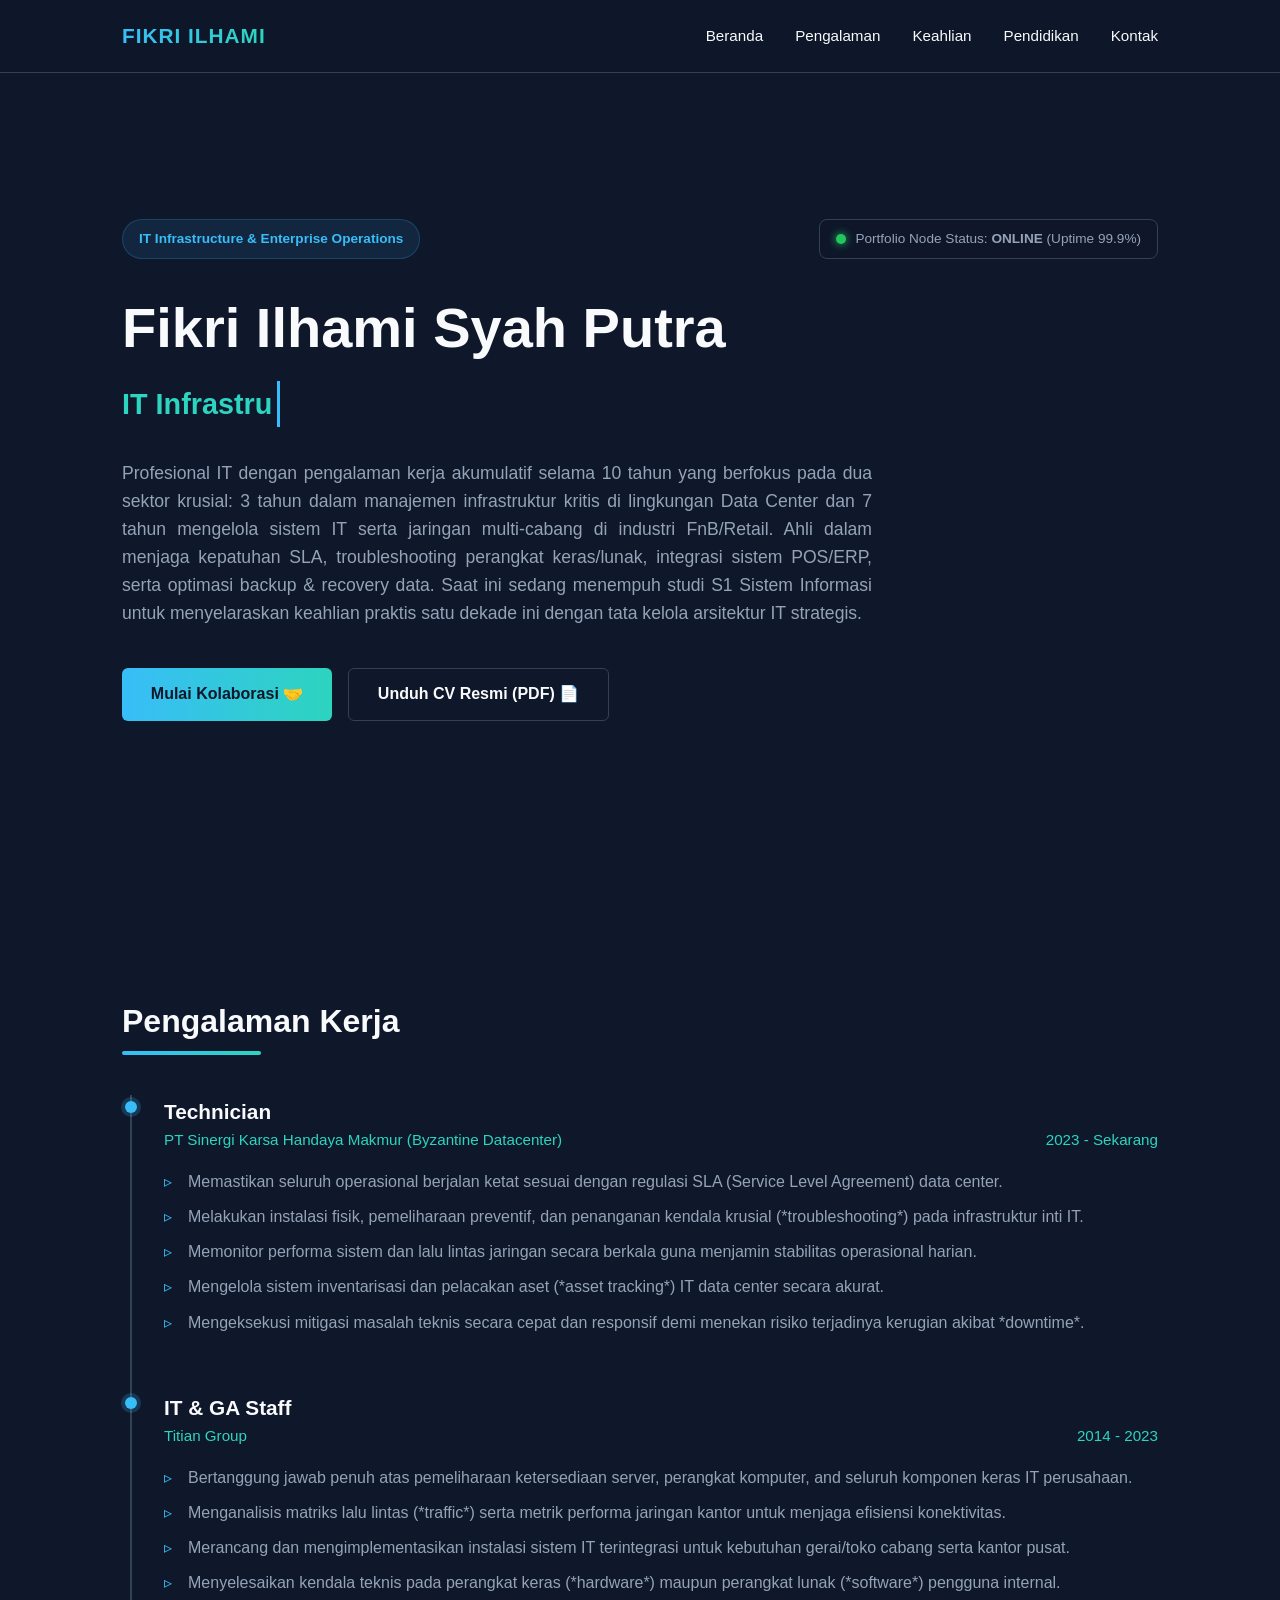
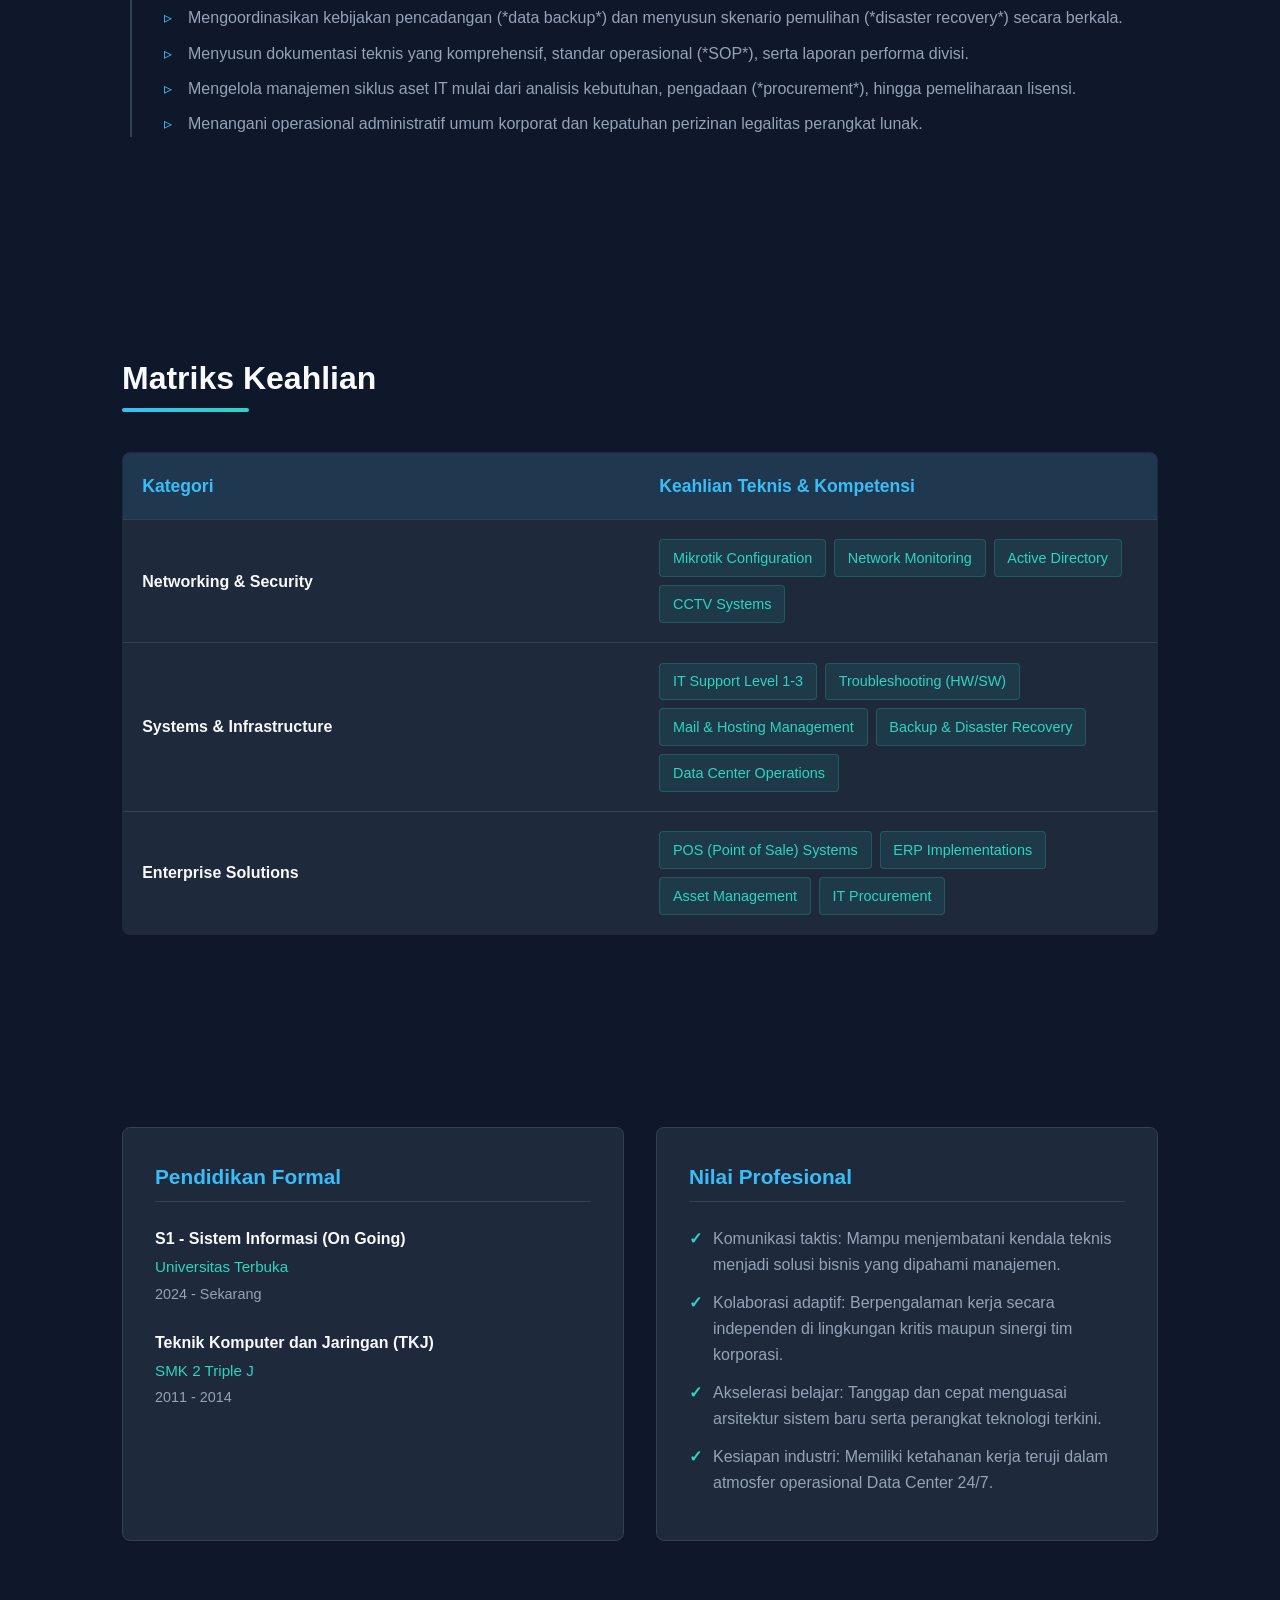
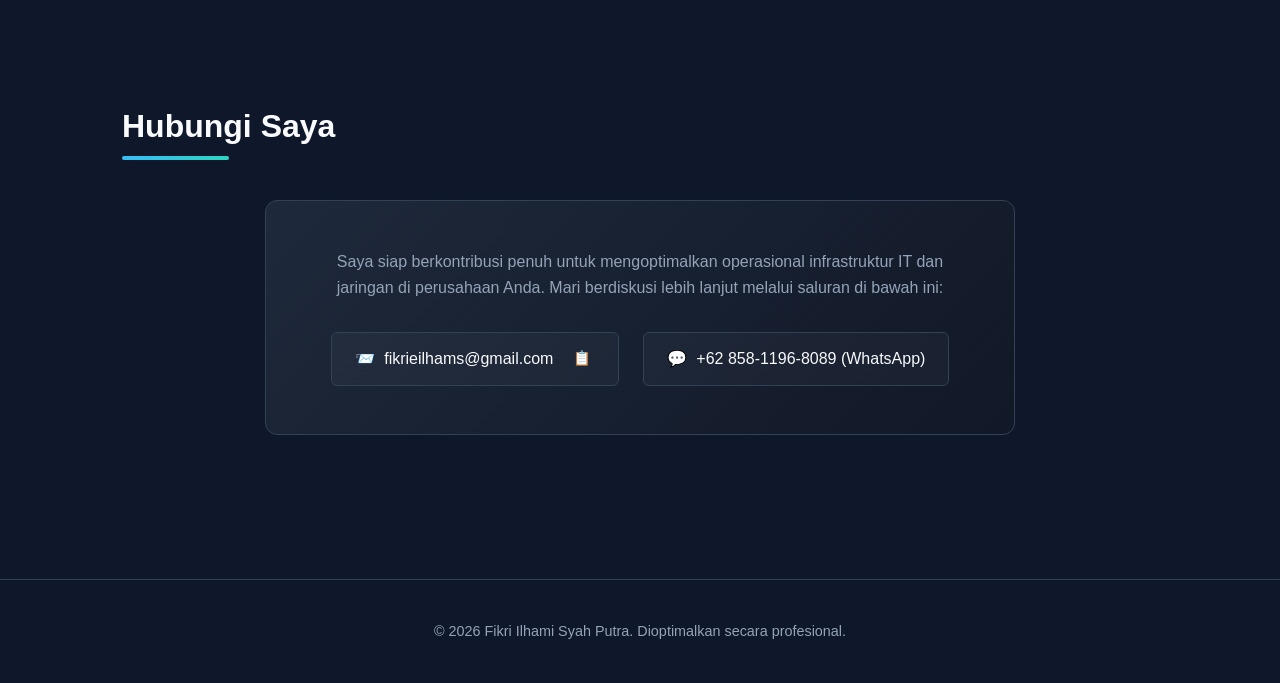
<file: index.html>
<!DOCTYPE html>
<html lang="id">
<head>
    <meta charset="UTF-8">
    <meta name="viewport" content="width=device-width, initial-scale=1.0">
    <title>Portofolio Profesional | Fikri Ilhami Syah Putra</title>
    <link rel="stylesheet" href="css/style.css">
</head>
<body>

    <nav>
        <div class="nav-container">
            <div class="logo">FIKRI ILHAMI</div>
            <ul class="nav-links">
                <li><a href="#home">Beranda</a></li>
                <li><a href="#experience">Pengalaman</a></li>
                <li><a href="#skills">Keahlian</a></li>
                <li><a href="#education">Pendidikan</a></li>
                <li><a href="#contact">Kontak</a></li>
            </ul>
        </div>
    </nav>

    <section id="home">
        <div class="hero-header-container">
            <div class="hero-badge">IT Infrastructure & Enterprise Operations</div>
            <div class="server-status-card">
                <span class="status-dot"></span>
                <span>Portfolio Node Status: <strong>ONLINE</strong> (Uptime 99.9%)</span>
            </div>
        </div>
        <h1>Fikri Ilhami Syah Putra</h1>
        
        <div class="typing-container">
            <span class="typed-text" id="roles-text"></span>
        </div>

        <p class="summary">
            Profesional IT dengan pengalaman kerja akumulatif selama 10 tahun yang berfokus pada dua sektor krusial: 3 tahun dalam manajemen infrastruktur kritis di lingkungan Data Center dan 7 tahun mengelola sistem IT serta jaringan multi-cabang di industri FnB/Retail. Ahli dalam menjaga kepatuhan SLA, troubleshooting perangkat keras/lunak, integrasi sistem POS/ERP, serta optimasi backup & recovery data. Saat ini sedang menempuh studi S1 Sistem Informasi untuk menyelaraskan keahlian praktis satu dekade ini dengan tata kelola arsitektur IT strategis.
        </p>
        <div class="cta-buttons">
            <a href="#contact" class="btn btn-primary">Mulai Kolaborasi 🤝</a>
            <a href="Fikri_Ilhami_Syah_Putra_CV.pdf" download="CV_Fikri_Ilhami_Syah_Putra.pdf" class="btn btn-secondary">Unduh CV Resmi (PDF) 📄</a>
        </div>
    </section>

    <section id="experience">
        <h2 class="section-title">Pengalaman Kerja</h2>
        <div class="timeline">
            
            <div class="timeline-item">
                <div class="job-title">Technician</div>
                <div class="company-date">
                    <span>PT Sinergi Karsa Handaya Makmur (Byzantine Datacenter)</span>
                    <span>2023 - Sekarang</span>
                </div>
                <ul class="job-desc">
                    <li>Memastikan seluruh operasional berjalan ketat sesuai dengan regulasi SLA (Service Level Agreement) data center.</li>
                    <li>Melakukan instalasi fisik, pemeliharaan preventif, dan penanganan kendala krusial (*troubleshooting*) pada infrastruktur inti IT.</li>
                    <li>Memonitor performa sistem dan lalu lintas jaringan secara berkala guna menjamin stabilitas operasional harian.</li>
                    <li>Mengelola sistem inventarisasi dan pelacakan aset (*asset tracking*) IT data center secara akurat.</li>
                    <li>Mengeksekusi mitigasi masalah teknis secara cepat dan responsif demi menekan risiko terjadinya kerugian akibat *downtime*.</li>
                </ul>
            </div>

            <div class="timeline-item">
                <div class="job-title">IT & GA Staff</div>
                <div class="company-date">
                    <span>Titian Group</span>
                    <span>2014 - 2023</span>
                </div>
                <ul class="job-desc">
                    <li>Bertanggung jawab penuh atas pemeliharaan ketersediaan server, perangkat komputer, and seluruh komponen keras IT perusahaan.</li>
                    <li>Menganalisis matriks lalu lintas (*traffic*) serta metrik performa jaringan kantor untuk menjaga efisiensi konektivitas.</li>
                    <li>Merancang dan mengimplementasikan instalasi sistem IT terintegrasi untuk kebutuhan gerai/toko cabang serta kantor pusat.</li>
                    <li>Menyelesaikan kendala teknis pada perangkat keras (*hardware*) maupun perangkat lunak (*software*) pengguna internal.</li>
                    <li>Mengoordinasikan kebijakan pencadangan (*data backup*) dan menyusun skenario pemulihan (*disaster recovery*) secara berkala.</li>
                    <li>Menyusun dokumentasi teknis yang komprehensif, standar operasional (*SOP*), serta laporan performa divisi.</li>
                    <li>Mengelola manajemen siklus aset IT mulai dari analisis kebutuhan, pengadaan (*procurement*), hingga pemeliharaan lisensi.</li>
                    <li>Menangani operasional administratif umum korporat dan kepatuhan perizinan legalitas perangkat lunak.</li>
                </ul>
            </div>

        </div>
    </section>

    <section id="skills">
        <h2 class="section-title">Matriks Keahlian</h2>
        <div class="skills-container">
            <table>
                <thead>
                    <tr>
                        <th>Kategori</th>
                        <th>Keahlian Teknis & Kompetensi</th>
                    </tr>
                </thead>
                <tbody>
                    <tr>
                        <td><strong>Networking & Security</strong></td>
                        <td>
                            <div class="skill-tags">
                                <span class="tag">Mikrotik Configuration</span>
                                <span class="tag">Network Monitoring</span>
                                <span class="tag">Active Directory</span>
                                <span class="tag">CCTV Systems</span>
                            </div>
                        </td>
                    </tr>
                    <tr>
                        <td><strong>Systems & Infrastructure</strong></td>
                        <td>
                            <div class="skill-tags">
                                <span class="tag">IT Support Level 1-3</span>
                                <span class="tag">Troubleshooting (HW/SW)</span>
                                <span class="tag">Mail & Hosting Management</span>
                                <span class="tag">Backup & Disaster Recovery</span>
                                <span class="tag">Data Center Operations</span>
                            </div>
                        </td>
                    </tr>
                    <tr>
                        <td><strong>Enterprise Solutions</strong></td>
                        <td>
                            <div class="skill-tags">
                                <span class="tag">POS (Point of Sale) Systems</span>
                                <span class="tag">ERP Implementations</span>
                                <span class="tag">Asset Management</span>
                                <span class="tag">IT Procurement</span>
                            </div>
                        </td>
                    </tr>
                </tbody>
            </table>
        </div>
    </section>

    <section id="education">
        <div class="info-grid">
            
            <div class="info-card">
                <h3>Pendidikan Formal</h3>
                <div class="edu-item">
                    <div class="edu-degree">S1 - Sistem Informasi (On Going)</div>
                    <div class="edu-school">Universitas Terbuka</div>
                    <div class="edu-year">2024 - Sekarang</div>
                </div>
                <div class="edu-item">
                    <div class="edu-degree">Teknik Komputer dan Jaringan (TKJ)</div>
                    <div class="edu-school">SMK 2 Triple J</div>
                    <div class="edu-year">2011 - 2014</div>
                </div>
            </div>

            <div class="info-card">
                <h3>Nilai Profesional</h3>
                <ul class="additional-list">
                    <li>Komunikasi taktis: Mampu menjembatani kendala teknis menjadi solusi bisnis yang dipahami manajemen.</li>
                    <li>Kolaborasi adaptif: Berpengalaman kerja secara independen di lingkungan kritis maupun sinergi tim korporasi.</li>
                    <li>Akselerasi belajar: Tanggap dan cepat menguasai arsitektur sistem baru serta perangkat teknologi terkini.</li>
                    <li>Kesiapan industri: Memiliki ketahanan kerja teruji dalam atmosfer operasional Data Center 24/7.</li>
                </ul>
            </div>

        </div>
    </section>

    <section id="contact">
        <h2 class="section-title">Hubungi Saya</h2>
        <div class="contact-container">
            <p>Saya siap berkontribusi penuh untuk mengoptimalkan operasional infrastruktur IT dan jaringan di perusahaan Anda. Mari berdiskusi lebih lanjut melalui saluran di bawah ini:</p>
            <div class="contact-details">
                <div class="contact-item" id="email-card">
                    <div class="tooltip-alert" id="copy-tooltip">Tersalin! 📋</div>
                    <a href="mailto:fikrieilhams@gmail.com" style="display: flex; align-items: center; gap: 0.6rem; width: 100%;">
                        <span>📨</span> <span id="email-text">fikrieilhams@gmail.com</span>
                    </a>
                    <button class="copy-btn" onclick="copyEmailToClipboard(event)" title="Salin Email">📋</button>
                </div>
                <a href="https://wa.me/6285811968089" target="_blank" class="contact-item">
                    <span>💬</span> +62 858-1196-8089 (WhatsApp)
                </a>
            </div>
        </div>
    </section>

    <footer>
        <p>&copy; 2026 Fikri Ilhami Syah Putra. Dioptimalkan secara profesional.</p>
    </footer>

    <script>
        const roles = [
            "IT Infrastructure & Network Specialist",
            "Data Center Technician Specialist",
            "Enterprise Systems Administrator"
        ];
        let currentRoleIndex = 0;
        let currentCharIndex = 0;
        let isDeleting = false;
        const targetElement = document.getElementById("roles-text");
        const typingSpeed = 100;
        const erasingSpeed = 50;
        const delayBetweenRoles = 2000;

        function typeEffect() {
            const currentRole = roles[currentRoleIndex];
            
            if (isDeleting) {
                targetElement.textContent = currentRole.substring(0, currentCharIndex - 1);
                currentCharIndex--;
            } else {
                targetElement.textContent = currentRole.substring(0, currentCharIndex + 1);
                currentCharIndex++;
            }

            if (!isDeleting && currentCharIndex === currentRole.length) {
                isDeleting = true;
                setTimeout(typeEffect, delayBetweenRoles);
            } else if (isDeleting && currentCharIndex === 0) {
                isDeleting = false;
                currentRoleIndex = (currentRoleIndex + 1) % roles.length;
                setTimeout(typeEffect, 500);
            } else {
                setTimeout(typeEffect, isDeleting ? erasingSpeed : typingSpeed);
            }
        }

        function copyEmailToClipboard(event) {
            event.preventDefault(); 
            event.stopPropagation();

            const emailAddress = document.getElementById("email-text").textContent;
            navigator.clipboard.writeText(emailAddress).then(() => {
                const tooltip = document.getElementById("copy-tooltip");
                tooltip.classList.add("show");
                setTimeout(() => {
                    tooltip.classList.remove("show");
                }, 1500);
            }).catch(err => {
                console.error("Gagal menyalin teks: ", err);
            });
        }

        document.addEventListener("DOMContentLoaded", () => {
            setTimeout(typeEffect, 500);
        });
    </script>
</body>
</html>
</file>
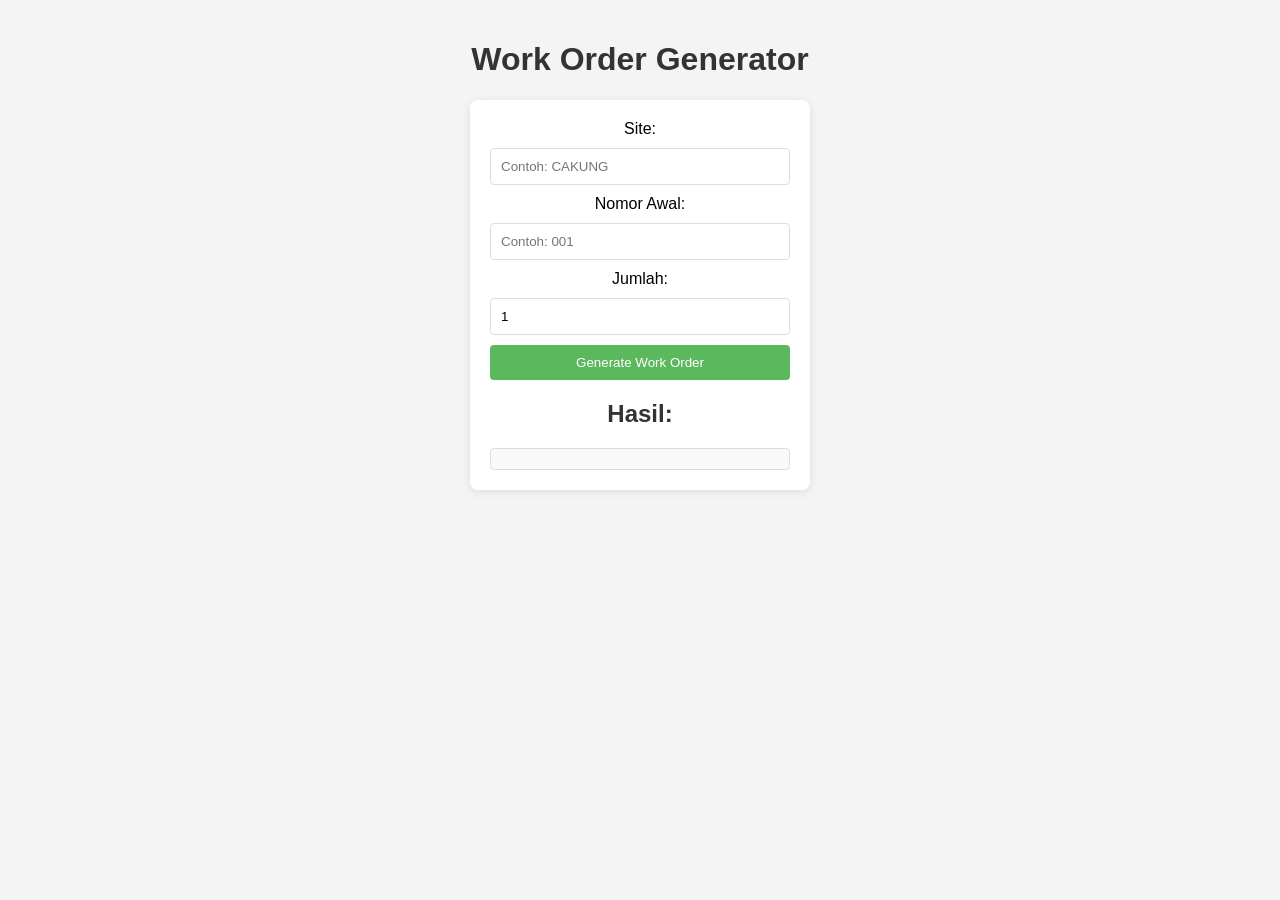
<file: WOGENERATOR.html>
<!DOCTYPE html>
<html lang="id">
<head>
    <meta charset="UTF-8">
    <meta name="viewport" content="width=device-width, initial-scale=1.0">
    <title>Work Order Generator</title>
    <style>
        body {
            font-family: Arial, sans-serif;
            background-color: #f4f4f4;
            margin: 0;
            padding: 20px;
            display: flex;
            flex-direction: column;
            align-items: center;
        }
        h1 {
            color: #333;
        }
        .container {
            background: white;
            border-radius: 8px;
            box-shadow: 0 2px 10px rgba(0, 0, 0, 0.1);
            padding: 20px;
            width: 300px;
            text-align: center;
        }
        input {
            width: 100%;
            padding: 10px;
            margin: 10px 0;
            border: 1px solid #ddd;
            border-radius: 4px;
            box-sizing: border-box;
        }
        button {
            width: 100%;
            padding: 10px;
            background-color: #5cb85c;
            color: white;
            border: none;
            border-radius: 4px;
            cursor: pointer;
            transition: background-color 0.3s;
        }
        button:hover {
            background-color: #4cae4c;
        }
        h2 {
            margin-top: 20px;
            color: #333;
        }
        #result {
            margin-top: 10px;
            padding: 10px;
            background: #f9f9f9;
            border: 1px solid #ddd;
            border-radius: 4px;
            text-align: left;
        }
    </style>
</head>
<body>
    <h1>Work Order Generator</h1>
    <div class="container">
        <label for="location">Site:</label>
        <input type="text" id="location" placeholder="Contoh: CAKUNG">
        <label for="number">Nomor Awal:</label>
        <input type="number" id="number" placeholder="Contoh: 001" min="1">
        <label for="count">Jumlah:</label>
        <input type="number" id="count" placeholder="Jumlah WO" min="1" value="1">
        <button id="generate">Generate Work Order</button>
        <h2>Hasil:</h2>
        <div id="result"></div>
    </div>

    <script>
        document.getElementById('generate').addEventListener('click', function() {
            const location = document.getElementById('location').value.trim().toUpperCase();
            const startNumber = parseInt(document.getElementById('number').value);
            const count = parseInt(document.getElementById('count').value);
            const date = new Date();
            const formattedDate = date.toISOString().split('T')[0]; // YYYY-MM-DD

            let results = [];
            for (let i = 0; i < count; i++) {
                const number = (startNumber + i).toString().padStart(3, '0');
                const result = `${formattedDate.replace(/-/g, '/').slice(0, 10)}/WO-${location}/${number}`;
                results.push(result);
            }
            document.getElementById('result').innerText = results.join('\n');
        });
    </script>
</body>
</html>
</file>
<file: css/style.css>
:root {
    --bg-dark: #0f172a;
    --bg-card: #1e293b;
    --accent-blue: #38bdf8;
    --accent-teal: #2dd4bf;
    --text-main: #f8fafc;
    --text-muted: #94a3b8;
    --border: #334155;
}

* {
    margin: 0;
    padding: 0;
    box-sizing: border-box;
    font-family: Arial, sans-serif;
    scroll-behavior: smooth;
}

body {
    background-color: var(--bg-dark);
    color: var(--text-main);
    line-height: 1.6;
}

a {
    color: inherit;
    text-decoration: none;
}

nav {
    position: fixed;
    top: 0;
    width: 100%;
    background-color: rgba(15, 23, 42, 0.9);
    backdrop-filter: blur(10px);
    border-bottom: 1px solid var(--border);
    z-index: 100;
}

.nav-container {
    max-width: 1100px;
    margin: 0 auto;
    display: flex;
    justify-content: space-between;
    align-items: center;
    padding: 1.2rem 2rem;
}

.logo {
    font-size: 1.3rem;
    font-weight: 700;
    letter-spacing: 1px;
    background: linear-gradient(to right, var(--accent-blue), var(--accent-teal));
    -webkit-background-clip: text;
    -webkit-text-fill-color: transparent;
}

.nav-links {
    display: flex;
    gap: 2rem;
    list-style: none;
}

.nav-links a {
    font-size: 0.95rem;
    font-weight: 500;
    transition: color 0.3s;
}

.nav-links a:hover {
    color: var(--accent-blue);
}

section {
    padding: 6rem 2rem 4rem 2rem;
    max-width: 1100px;
    margin: 0 auto;
    scroll-margin-top: 5rem;
}

.section-title {
    font-size: 2rem;
    margin-bottom: 3rem;
    position: relative;
    display: inline-block;
}

.section-title::after {
    content: '';
    position: absolute;
    left: 0;
    bottom: -8px;
    width: 50%;
    height: 4px;
    background: linear-gradient(to right, var(--accent-blue), var(--accent-teal));
    border-radius: 2px;
}

#home {
    display: flex;
    flex-direction: column;
    justify-content: center;
    min-height: 100vh;
    padding-top: 6.5rem;
}

.hero-header-container {
    display: flex;
    justify-content: space-between;
    align-items: flex-start;
    flex-wrap: wrap;
    gap: 1.5rem;
    margin-bottom: 1.5rem;
}

.hero-badge {
    background-color: rgba(56, 189, 248, 0.1);
    color: var(--accent-blue);
    padding: 0.5rem 1rem;
    border-radius: 50px;
    font-size: 0.85rem;
    font-weight: 600;
    border: 1px solid rgba(56, 189, 248, 0.2);
}

.server-status-card {
    background-color: rgba(15, 23, 42, 0.6);
    border: 1px solid var(--border);
    padding: 0.5rem 1rem;
    border-radius: 8px;
    display: inline-flex;
    align-items: center;
    gap: 0.6rem;
    font-size: 0.85rem;
    color: var(--text-muted);
}

.status-dot {
    width: 10px;
    height: 10px;
    background-color: #22c55e;
    border-radius: 50%;
    display: inline-block;
    box-shadow: 0 0 8px #22c55e;
    animation: blink 2s infinite;
}

@keyframes blink {
    0% { opacity: 0.4; }
    50% { opacity: 1; box-shadow: 0 0 12px #22c55e; }
    100% { opacity: 0.4; }
}

#home h1 {
    font-size: 3.5rem;
    margin-bottom: 0.5rem;
}

.typing-container {
    font-size: 1.8rem;
    color: var(--accent-teal);
    font-weight: 600;
    margin-bottom: 2rem;
    height: auto;
    min-height: 2.7rem;
}

.typed-text {
    border-right: 3px solid var(--accent-blue);
    padding-right: 5px;
    animation: cursor-blink 0.75s step-end infinite;
    display: inline-block;
}

@keyframes cursor-blink {
    from, to { border-color: transparent }
    50% { border-color: var(--accent-blue); }
}

.summary {
    font-size: 1.1rem;
    color: var(--text-muted);
    max-width: 750px;
    margin-bottom: 2.5rem;
    text-align: justify;
}

.cta-buttons {
    display: flex;
    gap: 1rem;
    flex-wrap: wrap;
}

.btn {
    padding: 0.8rem 1.8rem;
    border-radius: 6px;
    font-weight: 600;
    transition: all 0.3s ease;
    cursor: pointer;
    display: inline-flex;
    align-items: center;
    gap: 0.5rem;
}

.btn-primary {
    background: linear-gradient(to right, var(--accent-blue), var(--accent-teal));
    color: var(--bg-dark);
}

.btn-primary:hover {
    transform: translateY(-2px);
    box-shadow: 0 10px 20px rgba(45, 212, 191, 0.2);
}

.btn-secondary {
    border: 1px solid var(--border);
    color: var(--text-main);
}

.btn-secondary:hover {
    background-color: rgba(255, 255, 255, 0.05);
    border-color: var(--text-muted);
}

.timeline {
    position: relative;
    border-left: 2px solid var(--border);
    padding-left: 2rem;
    margin-left: 0.5rem;
}

.timeline-item {
    position: relative;
    margin-bottom: 3.5rem;
}

.timeline-item::before {
    content: '';
    position: absolute;
    left: calc(-2rem - 7px);
    top: 6px;
    width: 12px;
    height: 12px;
    border-radius: 50%;
    background-color: var(--accent-blue);
    box-shadow: 0 0 0 4px rgba(56, 189, 248, 0.2);
}

.job-title {
    font-size: 1.3rem;
    font-weight: 600;
    color: var(--text-main);
}

.company-date {
    display: flex;
    justify-content: space-between;
    color: var(--accent-teal);
    font-size: 0.95rem;
    margin-bottom: 1rem;
    font-weight: 500;
}

.job-desc {
    list-style-type: none;
}

.job-desc li {
    position: relative;
    padding-left: 1.5rem;
    margin-bottom: 0.6rem;
    color: var(--text-muted);
    text-align: justify;
}

.job-desc li::before {
    content: "▹";
    position: absolute;
    left: 0;
    color: var(--accent-blue);
}

.skills-container {
    width: 100%;
    overflow-x: auto;
    margin-bottom: 2rem;
}

table {
    width: 100%;
    border-collapse: collapse;
    background-color: var(--bg-card);
    border: 1px solid var(--border);
    border-radius: 8px;
    overflow: hidden;
}

th, td {
    padding: 1.2rem;
    text-align: left;
    border-bottom: 1px solid var(--border);
}

th {
    background-color: rgba(56, 189, 248, 0.1);
    color: var(--accent-blue);
    font-weight: bold;
    font-size: 1.1rem;
    width: 30%;
}

.skill-tags {
    display: flex;
    flex-wrap: wrap;
    gap: 0.5rem;
}

.tag {
    background-color: rgba(45, 212, 191, 0.1);
    color: var(--accent-teal);
    padding: 0.4rem 0.8rem;
    border-radius: 4px;
    font-size: 0.9rem;
    border: 1px solid rgba(45, 212, 191, 0.2);
}

.info-grid {
    display: grid;
    grid-template-columns: 1fr 1fr;
    gap: 2rem;
}

.info-card {
    background-color: var(--bg-card);
    border: 1px solid var(--border);
    padding: 2rem;
    border-radius: 8px;
}

.info-card h3 {
    margin-bottom: 1.5rem;
    color: var(--accent-blue);
    font-size: 1.3rem;
    border-bottom: 1px solid var(--border);
    padding-bottom: 0.5rem;
}

.edu-item {
    margin-bottom: 1.5rem;
}

.edu-degree {
    font-weight: 600;
    color: var(--text-main);
}

.edu-school {
    color: var(--accent-teal);
    font-size: 0.95rem;
    margin: 0.2rem 0;
}

.edu-year {
    color: var(--text-muted);
    font-size: 0.9rem;
}

.additional-list {
    list-style: none;
}

.additional-list li {
    margin-bottom: 0.8rem;
    position: relative;
    padding-left: 1.5rem;
    color: var(--text-muted);
}

.additional-list li::before {
    content: "✓";
    position: absolute;
    left: 0;
    color: var(--accent-teal);
    font-weight: bold;
}

.contact-container {
    background: linear-gradient(135deg, var(--bg-card), #111827);
    border: 1px solid var(--border);
    padding: 3rem;
    border-radius: 12px;
    text-align: center;
    max-width: 750px;
    margin: 0 auto;
}

.contact-container p {
    color: var(--text-muted);
    margin-bottom: 2rem;
}

.contact-details {
    display: flex;
    justify-content: center;
    gap: 1.5rem;
    flex-wrap: wrap;
}

.contact-item {
    display: flex;
    align-items: center;
    gap: 0.6rem;
    background-color: rgba(255, 255, 255, 0.03);
    padding: 0.8rem 1.4rem;
    border-radius: 6px;
    border: 1px solid var(--border);
    transition: all 0.3s ease;
    position: relative;
    cursor: pointer;
}

.contact-item:hover {
    border-color: var(--accent-teal);
    background-color: rgba(45, 212, 191, 0.05);
    transform: translateY(-2px);
}

.copy-btn {
    background: none;
    border: none;
    color: var(--accent-blue);
    cursor: pointer;
    font-size: 0.9rem;
    margin-left: 5px;
    padding: 2px 5px;
    border-radius: 4px;
    transition: background-color 0.2s;
}

.copy-btn:hover {
    background-color: rgba(56, 189, 248, 0.1);
}

.tooltip-alert {
    position: absolute;
    top: -35px;
    left: 50%;
    transform: translateX(-50%);
    background-color: #2dd4bf;
    color: #0f172a;
    padding: 4px 10px;
    border-radius: 4px;
    font-size: 0.8rem;
    font-weight: bold;
    opacity: 0;
    transition: opacity 0.3s;
    pointer-events: none;
}

.tooltip-alert.show {
    opacity: 1;
}

footer {
    text-align: center;
    padding: 2.5rem;
    border-top: 1px solid var(--border);
    color: var(--text-muted);
    font-size: 0.9rem;
    margin-top: 5rem;
}

@media (max-width: 1024px) {
    #home h1 { font-size: 2.8rem; }
    .typing-container { font-size: 1.4rem; min-height: 2.2rem; }
}

@media (max-width: 768px) {
    #home {
        padding-top: 5.5rem;
        min-height: auto;
    }

    #home h1 { 
        font-size: 2rem;
        line-height: 1.2;
        margin-bottom: 0.5rem;
    }

    .typing-container { 
        font-size: 1rem;
        min-height: 1.5rem;
        margin-bottom: 1.5rem;
        white-space: nowrap;
        overflow: hidden;
    }

    .summary {
        font-size: 0.95rem;
        margin-bottom: 2rem;
    }

    .company-date { 
        flex-direction: column; 
        gap: 0.2rem; 
    }

    .info-grid { 
        grid-template-columns: 1fr; 
    }

    .nav-links { 
        display: none; 
    }

    .contact-details { 
        flex-direction: column; 
        gap: 1rem;
    }

    th, td { 
        padding: 0.8rem; 
    }
    th { 
        width: 100%; 
        display: block; 
        border-bottom: none; 
    }
    td { 
        display: block; 
        padding-top: 0; 
    }
}
</file>
